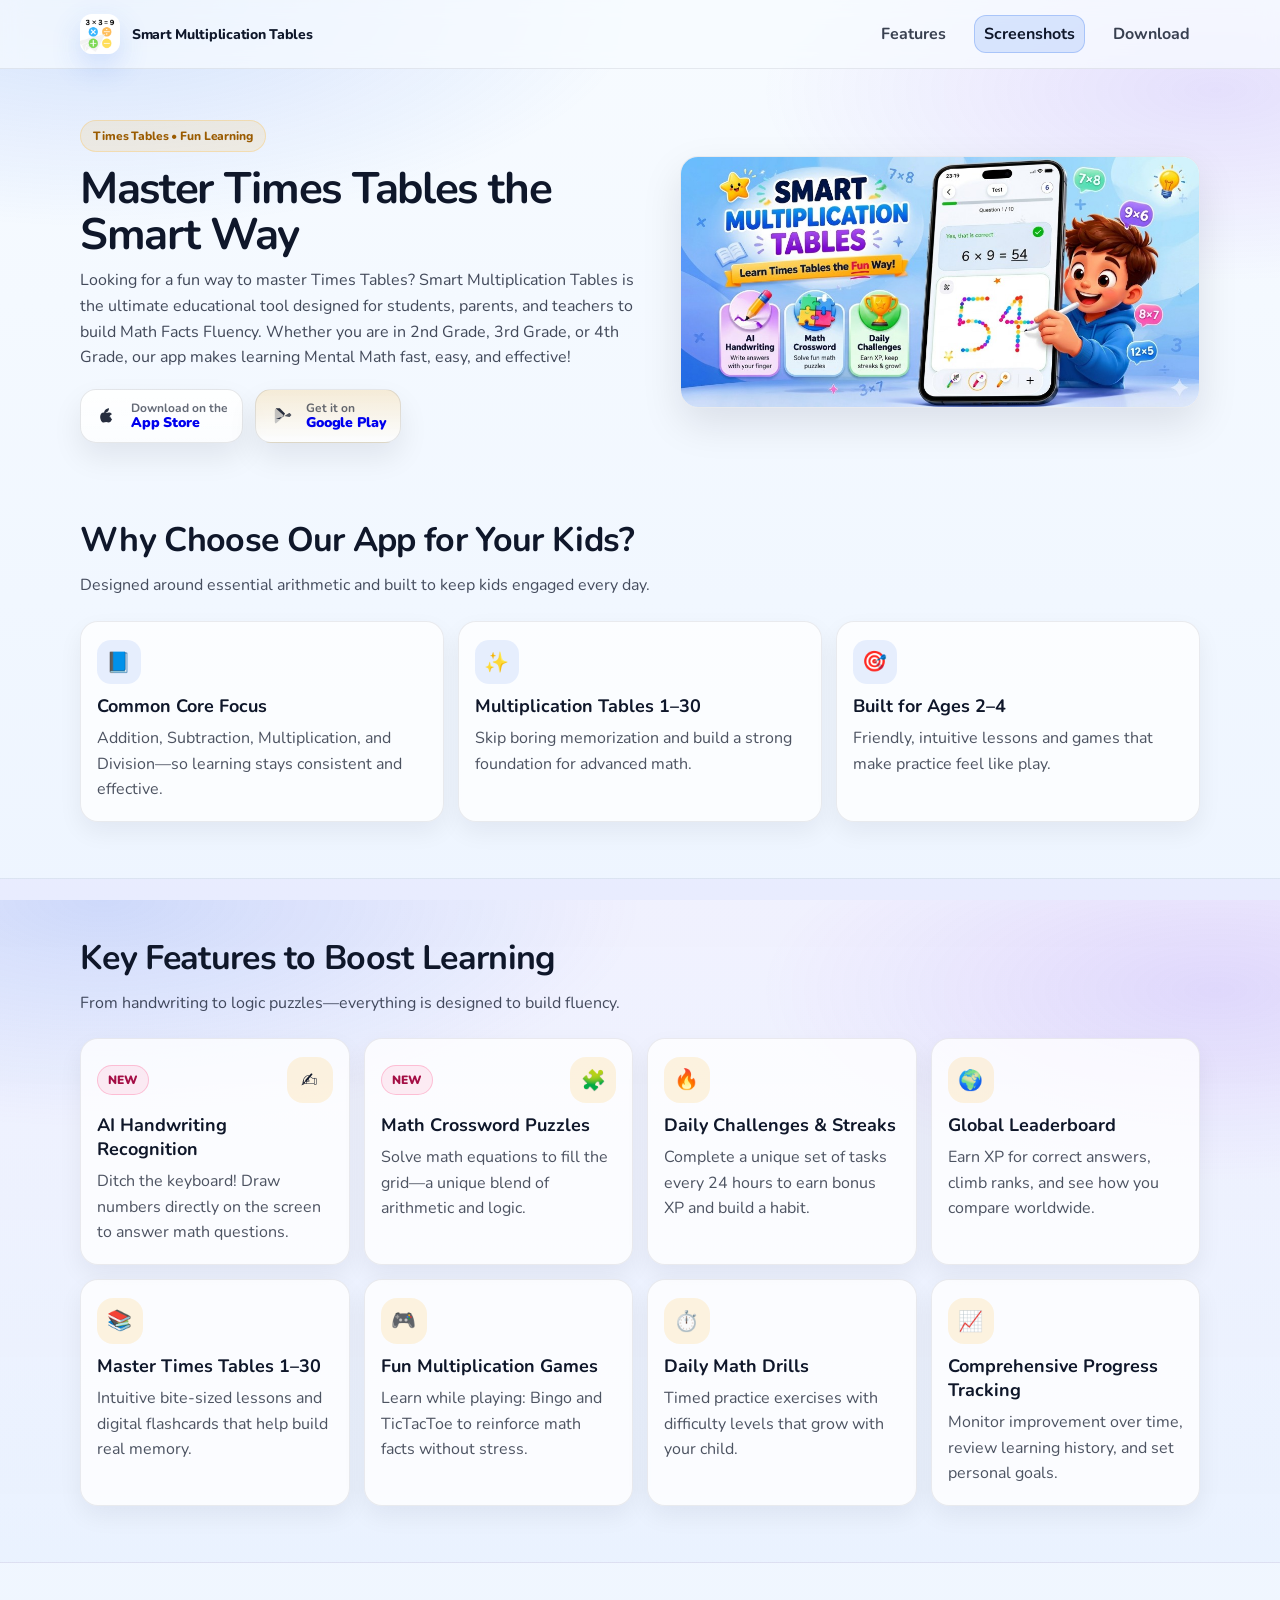
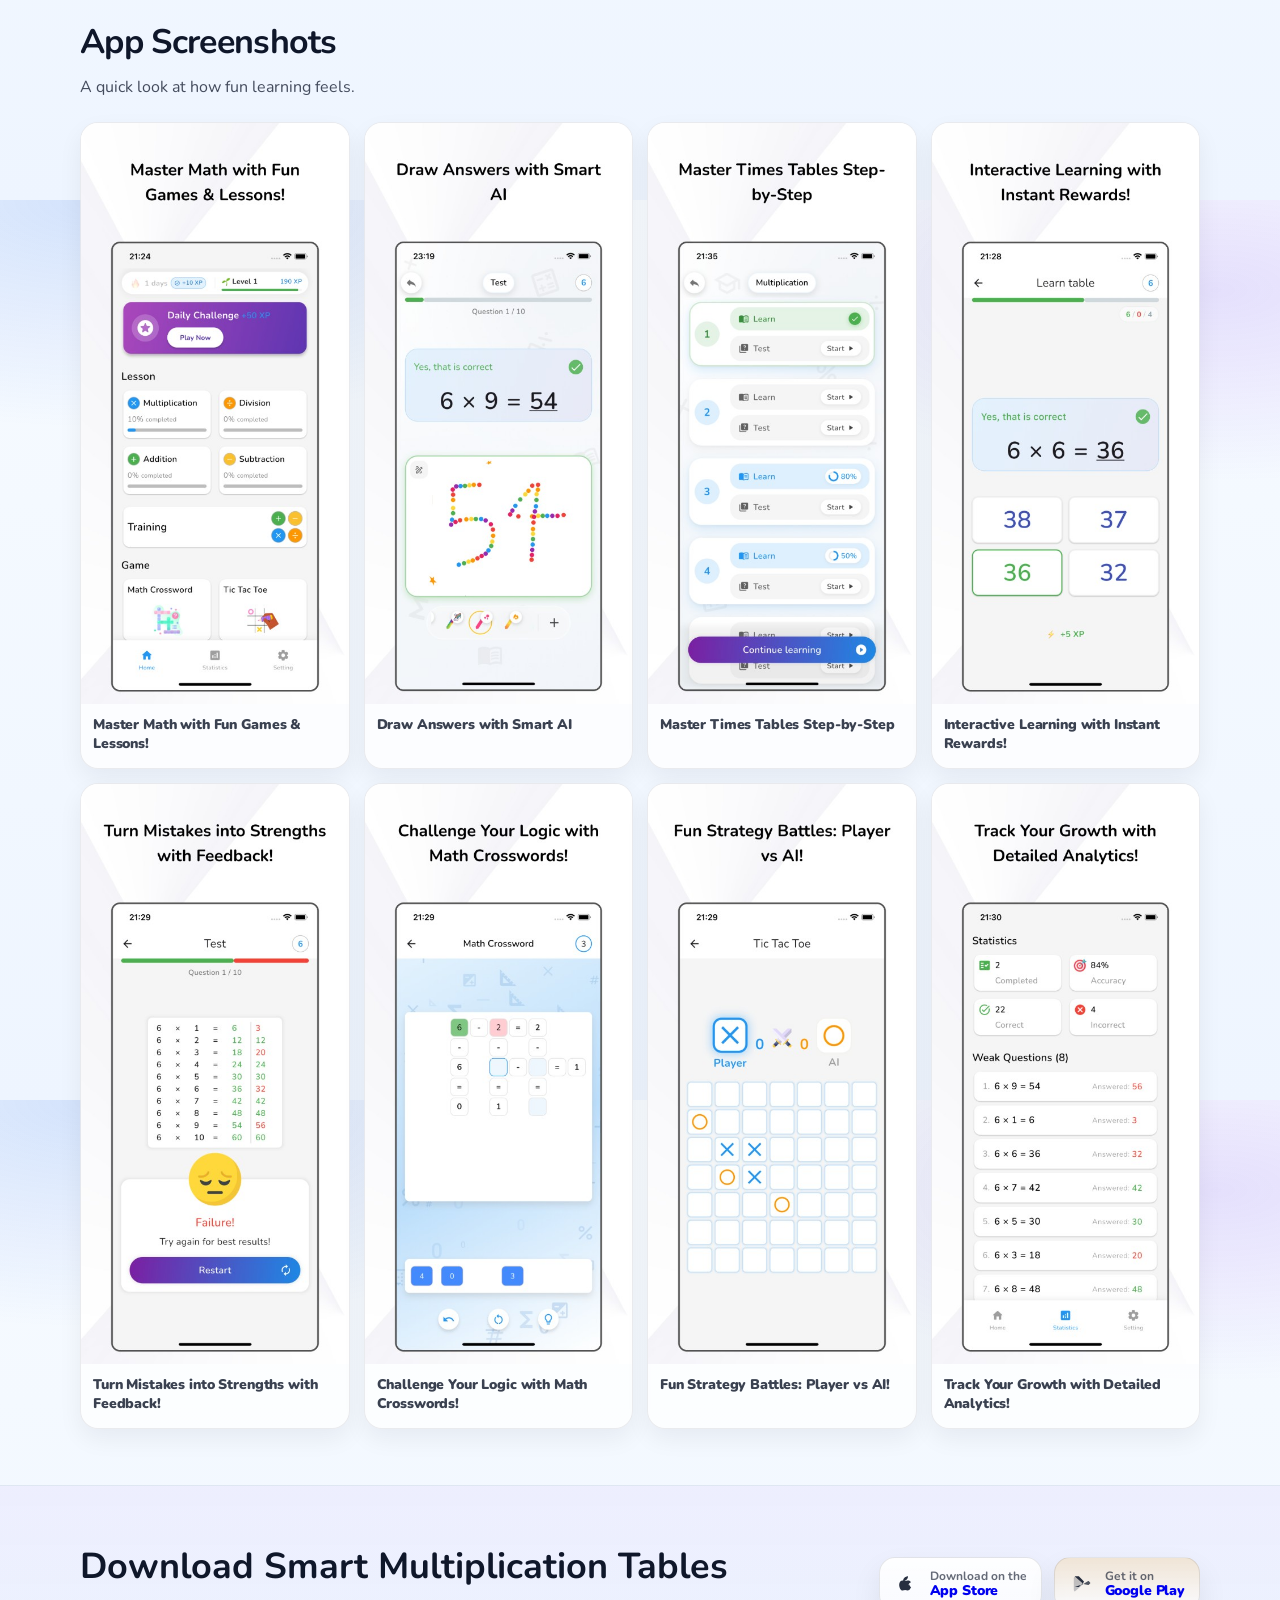
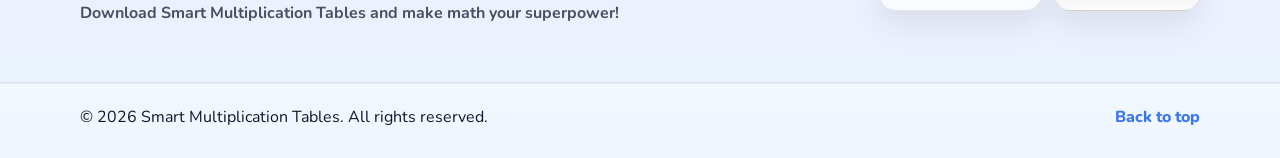
<file: index.html>
<!doctype html>
<html lang="en">
  <head>
    <meta charset="UTF-8" />
    <meta name="viewport" content="width=device-width, initial-scale=1.0" />
    <meta
      name="description"
      content="Smart Multiplication Tables is the fun educational tool to build Math Facts Fluency for students, parents, and teachers."
    />

    <title>Smart Multiplication Tables</title>

    <meta property="og:title" content="Smart Multiplication Tables" />
    <meta
      property="og:description"
      content="Master times tables from 1 to 30 with engaging lessons, daily challenges, and fun math games."
    />
    <meta
      property="og:image"
      content="assets/images/feature-graphic.png"
    />
    <meta property="og:type" content="website" />

    <link rel="icon" type="image/png" href="assets/images/app-icon.png" />
    <link rel="apple-touch-icon" href="assets/images/app-icon.png" />

    <link rel="preconnect" href="https://fonts.googleapis.com" />
    <link rel="preconnect" href="https://fonts.gstatic.com" crossorigin />
    <link
      href="https://fonts.googleapis.com/css2?family=Nunito:wght@400;600;700;800&display=swap"
      rel="stylesheet"
    />

    <link rel="stylesheet" href="css/styles.css" />
  </head>
  <body>
    <a class="skipLink" href="#main">Skip to content</a>

    <header class="topBar">
      <div class="container topBarInner">
        <div class="brand" aria-label="Smart Multiplication Tables">
          <img
            class="brandIcon"
            src="assets/images/app-icon.png"
            alt="App icon"
            width="40"
            height="40"
            loading="eager"
          />
          <span class="brandName">Smart Multiplication Tables</span>
        </div>

        <nav class="nav" aria-label="Page navigation">
          <a href="#features" data-section="features">Features</a>
          <a href="#screenshots" data-section="screenshots">Screenshots</a>
          <a href="#download" data-section="download">Download</a>
        </nav>
      </div>
    </header>

    <main id="main">
      <!-- CONFIG: Thay các giá trị sau -->
      <!-- APP_STORE_URL: https://apps.apple.com/... -->
      <!-- PLAY_STORE_URL: https://play.google.com/... -->

      <section class="hero">
        <div class="container heroInner">
          <div class="heroText">
            <div class="pill">Times Tables • Fun Learning</div>
            <h1>Master Times Tables the Smart Way</h1>
            <p class="lead">
              Looking for a fun way to master Times Tables? Smart Multiplication Tables is
              the ultimate educational tool designed for students, parents, and teachers to
              build Math Facts Fluency. Whether you are in 2nd Grade, 3rd Grade, or 4th Grade,
              our app makes learning Mental Math fast, easy, and effective!
            </p>

            <div class="heroActions">
              <a class="storeBadge storeBadge--apple" href="https://apps.apple.com/us/app/id6738325072">
                <span class="storeBadgeIcon" aria-hidden="true">
                  <svg viewBox="0 0 24 24" width="20" height="20" fill="none">
                    <path
                      d="M16.1 12.5c0 2.4 2 3.2 2 3.2s-1.5 4.2-4 4.2c-1.1 0-2-.6-3.1-.6-1.1 0-2 .6-3.2.6-2.2 0-4-3.9-4-7.1 0-3.3 2.1-5.1 4.2-5.1 1.1 0 2 .7 3 .7 1 0 2-.7 3.2-.7 1.1 0 2.9.4 3.9 2.2-3 .9-2.9 3.6-2.9 3.6Z"
                      fill="currentColor"
                    />
                    <path
                      d="M14.3 2.6c.3 1.7-.6 3.2-1.7 4.2-1.1 1-2.7 1.7-4 1.6-.2-1.6.7-3.1 1.8-4.1 1-1 2.6-1.7 3.9-1.7Z"
                      fill="currentColor"
                    />
                  </svg>
                </span>
                <span class="storeBadgeText">
                  <span class="storeBadgeSmall">Download on the</span>
                  <span class="storeBadgeBig">App Store</span>
                </span>
              </a>

              <a class="storeBadge storeBadge--google" href="https://play.google.com/store/apps/details?id=com.betterstudy.startmultiplicationtable">
                <span class="storeBadgeIcon" aria-hidden="true">
                  <svg viewBox="0 0 24 24" width="20" height="20" fill="none">
                    <path
                      d="M4.6 2.9 14.8 12 4.6 21.1c-.7-.4-1.2-1.2-1.2-2V4.9c0-.8.5-1.6 1.2-2Z"
                      fill="currentColor"
                      opacity="0.25"
                    />
                    <path
                      d="M4.6 2.9c.2-.1.5-.2.7-.2H9c.3 0 .5.1.7.3l5.6 5.6c.3.3.3.9 0 1.2l-5.6 5.6c-.2.2-.4.3-.7.3H5.3c-.2 0-.5-.1-.7-.2L14.8 12 4.6 2.9Z"
                      fill="currentColor"
                    />
                    <path
                      d="M14.8 12 20.6 8.3c.2-.1.4 0 .6.1l1.9 2c.2.2.2.6 0 .8l-2 2c-.1.1-.3.2-.5.1L14.8 12Z"
                      fill="currentColor"
                      opacity="0.8"
                    />
                  </svg>
                </span>
                <span class="storeBadgeText">
                  <span class="storeBadgeSmall">Get it on</span>
                  <span class="storeBadgeBig">Google Play</span>
                </span>
              </a>
            </div>
          </div>

          <div class="heroMedia" aria-hidden="true">
            <img
              src="assets/images/feature-graphic.png"
              alt=""
              loading="eager"
              decoding="async"
            />
          </div>
        </div>
      </section>

      <section id="why" class="section">
        <div class="container">
          <div class="sectionHeader">
            <h2>Why Choose Our App for Your Kids?</h2>
            <p class="sectionSub">
              Designed around essential arithmetic and built to keep kids engaged every day.
            </p>
          </div>

          <div class="whyGrid">
            <article class="infoCard">
              <div class="infoCardIcon" aria-hidden="true">📘</div>
              <h3>Common Core Focus</h3>
              <p>
                Addition, Subtraction, Multiplication, and Division—so learning stays consistent and
                effective.
              </p>
            </article>

            <article class="infoCard">
              <div class="infoCardIcon" aria-hidden="true">✨</div>
              <h3>Multiplication Tables 1–30</h3>
              <p>
                Skip boring memorization and build a strong foundation for advanced math.
              </p>
            </article>

            <article class="infoCard">
              <div class="infoCardIcon" aria-hidden="true">🎯</div>
              <h3>Built for Ages 2–4</h3>
              <p>
                Friendly, intuitive lessons and games that make practice feel like play.
              </p>
            </article>
          </div>
        </div>
      </section>

      <section id="features" class="section sectionAlt">
        <div class="container">
          <div class="sectionHeader">
            <h2>Key Features to Boost Learning</h2>
            <p class="sectionSub">
              From handwriting to logic puzzles—everything is designed to build fluency.
            </p>
          </div>

          <div class="featureGrid">
            <article class="featureCard">
              <div class="featureCardTop">
                <span class="badge badgeNew">NEW</span>
                <div class="featureIcon" aria-hidden="true">✍️</div>
              </div>
              <h3>AI Handwriting Recognition</h3>
              <p>Ditch the keyboard! Draw numbers directly on the screen to answer math questions.</p>
            </article>

            <article class="featureCard">
              <div class="featureCardTop">
                <span class="badge badgeNew">NEW</span>
                <div class="featureIcon" aria-hidden="true">🧩</div>
              </div>
              <h3>Math Crossword Puzzles</h3>
              <p>Solve math equations to fill the grid—a unique blend of arithmetic and logic.</p>
            </article>

            <article class="featureCard">
              <div class="featureCardTop">
                <div class="featureIcon" aria-hidden="true">🔥</div>
              </div>
              <h3>Daily Challenges & Streaks</h3>
              <p>Complete a unique set of tasks every 24 hours to earn bonus XP and build a habit.</p>
            </article>

            <article class="featureCard">
              <div class="featureCardTop">
                <div class="featureIcon" aria-hidden="true">🌍</div>
              </div>
              <h3>Global Leaderboard</h3>
              <p>Earn XP for correct answers, climb ranks, and see how you compare worldwide.</p>
            </article>

            <article class="featureCard">
              <div class="featureCardTop">
                <div class="featureIcon" aria-hidden="true">📚</div>
              </div>
              <h3>Master Times Tables 1–30</h3>
              <p>Intuitive bite-sized lessons and digital flashcards that help build real memory.</p>
            </article>

            <article class="featureCard">
              <div class="featureCardTop">
                <div class="featureIcon" aria-hidden="true">🎮</div>
              </div>
              <h3>Fun Multiplication Games</h3>
              <p>Learn while playing: Bingo and TicTacToe to reinforce math facts without stress.</p>
            </article>

            <article class="featureCard">
              <div class="featureCardTop">
                <div class="featureIcon" aria-hidden="true">⏱️</div>
              </div>
              <h3>Daily Math Drills</h3>
              <p>Timed practice exercises with difficulty levels that grow with your child.</p>
            </article>

            <article class="featureCard">
              <div class="featureCardTop">
                <div class="featureIcon" aria-hidden="true">📈</div>
              </div>
              <h3>Comprehensive Progress Tracking</h3>
              <p>Monitor improvement over time, review learning history, and set personal goals.</p>
            </article>
          </div>
        </div>
      </section>

      <section id="screenshots" class="section">
        <div class="container">
          <div class="sectionHeader">
            <h2>App Screenshots</h2>
            <p class="sectionSub">A quick look at how fun learning feels.</p>
          </div>

          <div class="galleryTrack" aria-label="Screenshots gallery">
            <figure class="shot">
              <img src="assets/images/screenshot-1.png" alt="Home dashboard" loading="lazy" />
              <figcaption>Master Math with Fun Games & Lessons!</figcaption>
            </figure>

            <figure class="shot">
              <img src="assets/images/screenshot-2.png" alt="AI handwriting recognition" loading="lazy" />
              <figcaption>Draw Answers with Smart AI</figcaption>
            </figure>

            <figure class="shot">
              <img src="assets/images/screenshot-3.png" alt="Step-by-step times tables" loading="lazy" />
              <figcaption>Master Times Tables Step-by-Step</figcaption>
            </figure>

            <figure class="shot">
              <img src="assets/images/screenshot-4.png" alt="Interactive learning and rewards" loading="lazy" />
              <figcaption>Interactive Learning with Instant Rewards!</figcaption>
            </figure>

            <figure class="shot">
              <img src="assets/images/screenshot-5.png" alt="Mistake feedback" loading="lazy" />
              <figcaption>Turn Mistakes into Strengths with Feedback!</figcaption>
            </figure>

            <figure class="shot">
              <img src="assets/images/screenshot-6.png" alt="Math crossword puzzle" loading="lazy" />
              <figcaption>Challenge Your Logic with Math Crosswords!</figcaption>
            </figure>

            <figure class="shot">
              <img src="assets/images/screenshot-7.png" alt="Strategy battles tic tac toe" loading="lazy" />
              <figcaption>Fun Strategy Battles: Player vs AI!</figcaption>
            </figure>

            <figure class="shot">
              <img src="assets/images/screenshot-8.png" alt="Detailed analytics and progress" loading="lazy" />
              <figcaption>Track Your Growth with Detailed Analytics!</figcaption>
            </figure>
          </div>
        </div>
      </section>

      <section id="download" class="section sectionAlt">
        <div class="container ctaInner">
          <div class="ctaText">
            <h2>Download Smart Multiplication Tables</h2>
            <p class="ctaLead">
              Download Smart Multiplication Tables and make math your superpower!
            </p>
          </div>

          <div class="ctaActions">
            <a class="storeBadge storeBadge--apple" href="https://apps.apple.com/us/app/id6738325072">
              <span class="storeBadgeIcon" aria-hidden="true">
                <svg viewBox="0 0 24 24" width="20" height="20" fill="none">
                  <path
                    d="M16.1 12.5c0 2.4 2 3.2 2 3.2s-1.5 4.2-4 4.2c-1.1 0-2-.6-3.1-.6-1.1 0-2 .6-3.2.6-2.2 0-4-3.9-4-7.1 0-3.3 2.1-5.1 4.2-5.1 1.1 0 2 .7 3 .7 1 0 2-.7 3.2-.7 1.1 0 2.9.4 3.9 2.2-3 .9-2.9 3.6-2.9 3.6Z"
                    fill="currentColor"
                  />
                  <path
                    d="M14.3 2.6c.3 1.7-.6 3.2-1.7 4.2-1.1 1-2.7 1.7-4 1.6-.2-1.6.7-3.1 1.8-4.1 1-1 2.6-1.7 3.9-1.7Z"
                    fill="currentColor"
                  />
                </svg>
              </span>
              <span class="storeBadgeText">
                <span class="storeBadgeSmall">Download on the</span>
                <span class="storeBadgeBig">App Store</span>
              </span>
            </a>

            <a class="storeBadge storeBadge--google" href="https://play.google.com/store/apps/details?id=com.betterstudy.startmultiplicationtable">
              <span class="storeBadgeIcon" aria-hidden="true">
                <svg viewBox="0 0 24 24" width="20" height="20" fill="none">
                  <path
                    d="M4.6 2.9 14.8 12 4.6 21.1c-.7-.4-1.2-1.2-1.2-2V4.9c0-.8.5-1.6 1.2-2Z"
                    fill="currentColor"
                    opacity="0.25"
                  />
                  <path
                    d="M4.6 2.9c.2-.1.5-.2.7-.2H9c.3 0 .5.1.7.3l5.6 5.6c.3.3.3.9 0 1.2l-5.6 5.6c-.2.2-.4.3-.7.3H5.3c-.2 0-.5-.1-.7-.2L14.8 12 4.6 2.9Z"
                    fill="currentColor"
                  />
                  <path
                    d="M14.8 12 20.6 8.3c.2-.1.4 0 .6.1l1.9 2c.2.2.2.6 0 .8l-2 2c-.1.1-.3.2-.5.1L14.8 12Z"
                    fill="currentColor"
                    opacity="0.8"
                  />
                </svg>
              </span>
              <span class="storeBadgeText">
                <span class="storeBadgeSmall">Get it on</span>
                <span class="storeBadgeBig">Google Play</span>
              </span>
            </a>
          </div>
        </div>
      </section>
    </main>

    <footer class="footer">
      <div class="container footerInner">
        <span>© <span id="year"></span> Smart Multiplication Tables. All rights reserved.</span>
        <a href="#main">Back to top</a>
      </div>
    </footer>

    <script>
      // Keep the page fully static except for the current year.
      document.getElementById("year").textContent = String(new Date().getFullYear());

      // Highlight the corresponding header link while scrolling.
      (function () {
        const sectionIds = ["features", "screenshots", "download"];
        const links = Array.from(document.querySelectorAll(".nav a[data-section]"));
        const linkBySection = new Map(
          links.map((a) => [a.getAttribute("data-section"), a])
        );

        function setActive(sectionId) {
          for (const id of sectionIds) {
            const link = linkBySection.get(id);
            if (!link) continue;
            link.classList.toggle("active", id === sectionId);
          }
        }

        // Initial active from URL hash (if any).
        const initial = (location.hash || "").replace("#", "");
        if (sectionIds.includes(initial)) setActive(initial);

        const ratios = new Map();
        const io = new IntersectionObserver(
          (entries) => {
            for (const entry of entries) {
              const id = entry.target.id;
              if (!sectionIds.includes(id)) continue;
              if (entry.isIntersecting) ratios.set(id, entry.intersectionRatio);
              else ratios.delete(id);
            }

            let bestId = null;
            let bestRatio = 0;
            for (const [id, ratio] of ratios.entries()) {
              if (ratio > bestRatio) {
                bestRatio = ratio;
                bestId = id;
              }
            }
            if (bestId) setActive(bestId);
          },
          {
            // Consider a section "active" when it's near the middle/top of viewport.
            root: null,
            threshold: [0, 0.2, 0.35, 0.5, 0.65],
            rootMargin: "-15% 0px -65% 0px",
          }
        );

        for (const id of sectionIds) {
          const el = document.getElementById(id);
          if (el) io.observe(el);
        }
      })();
    </script>
  </body>
</html>
</file>
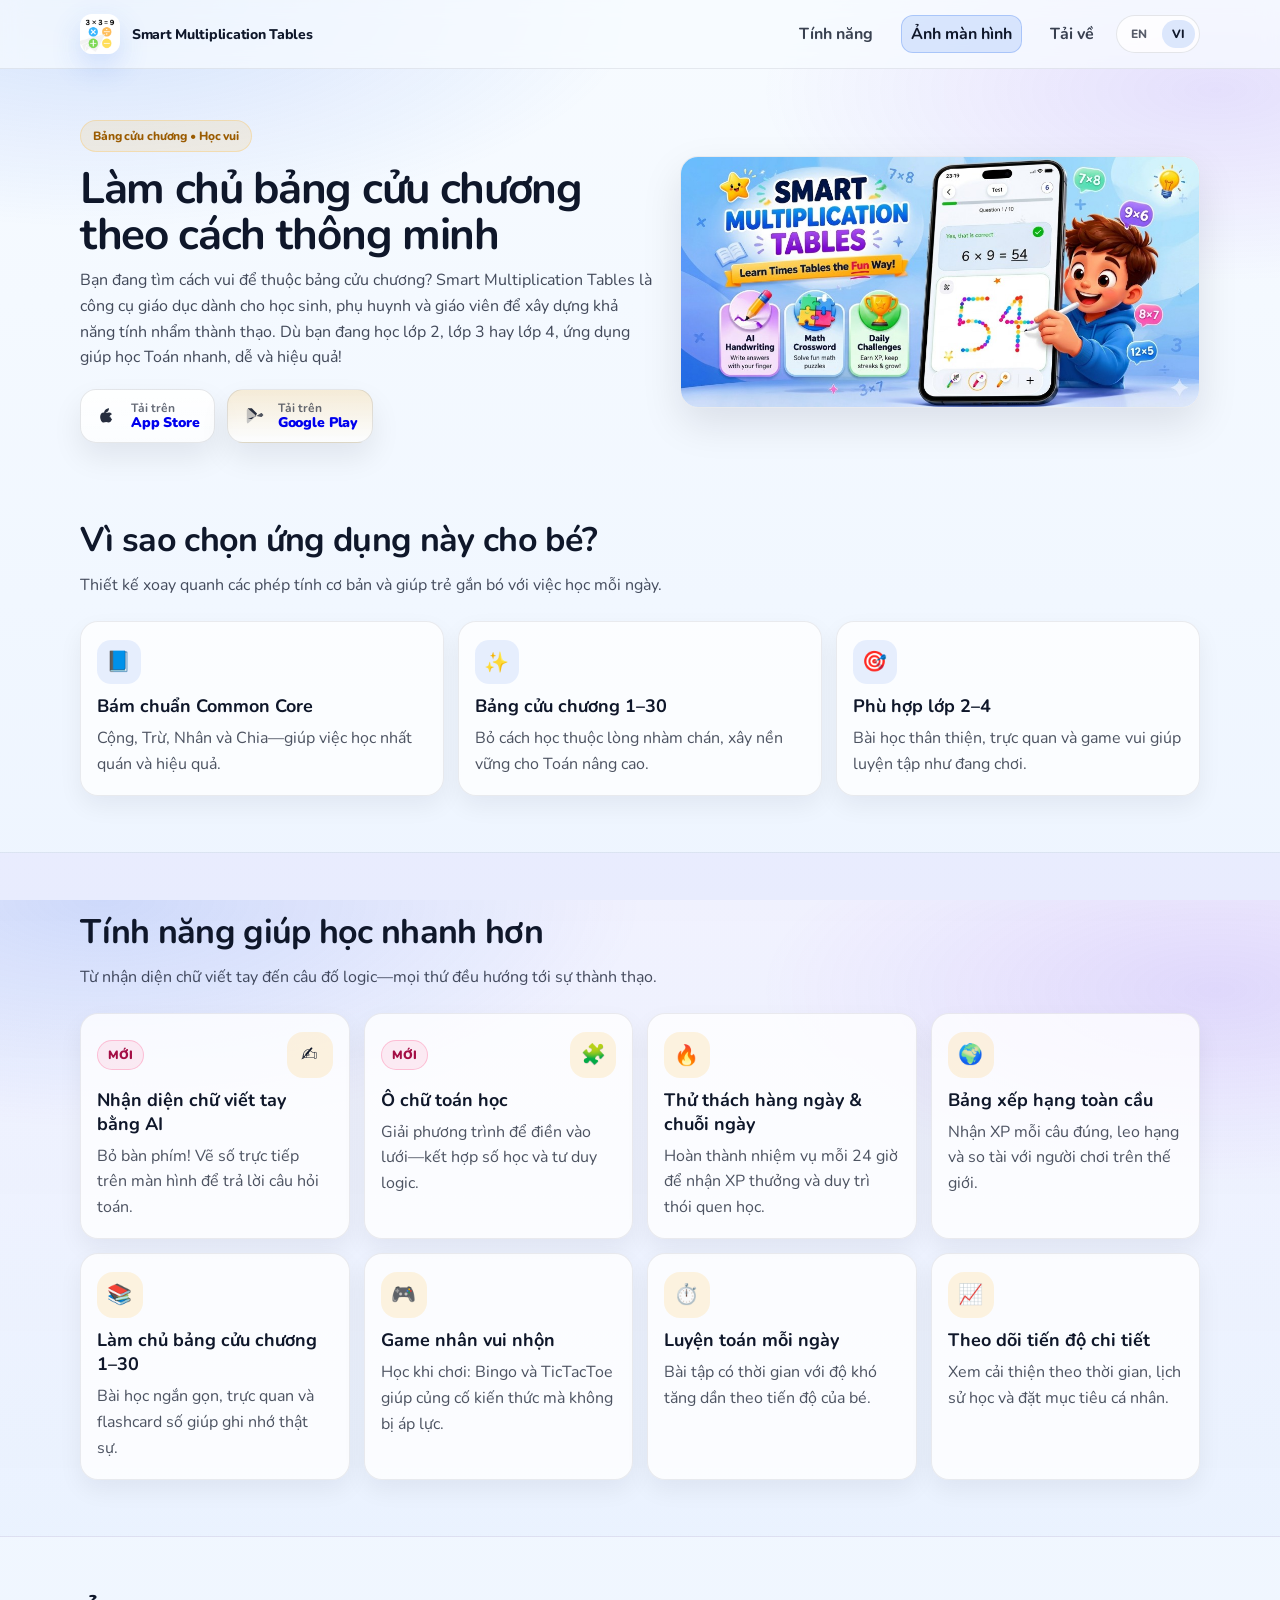
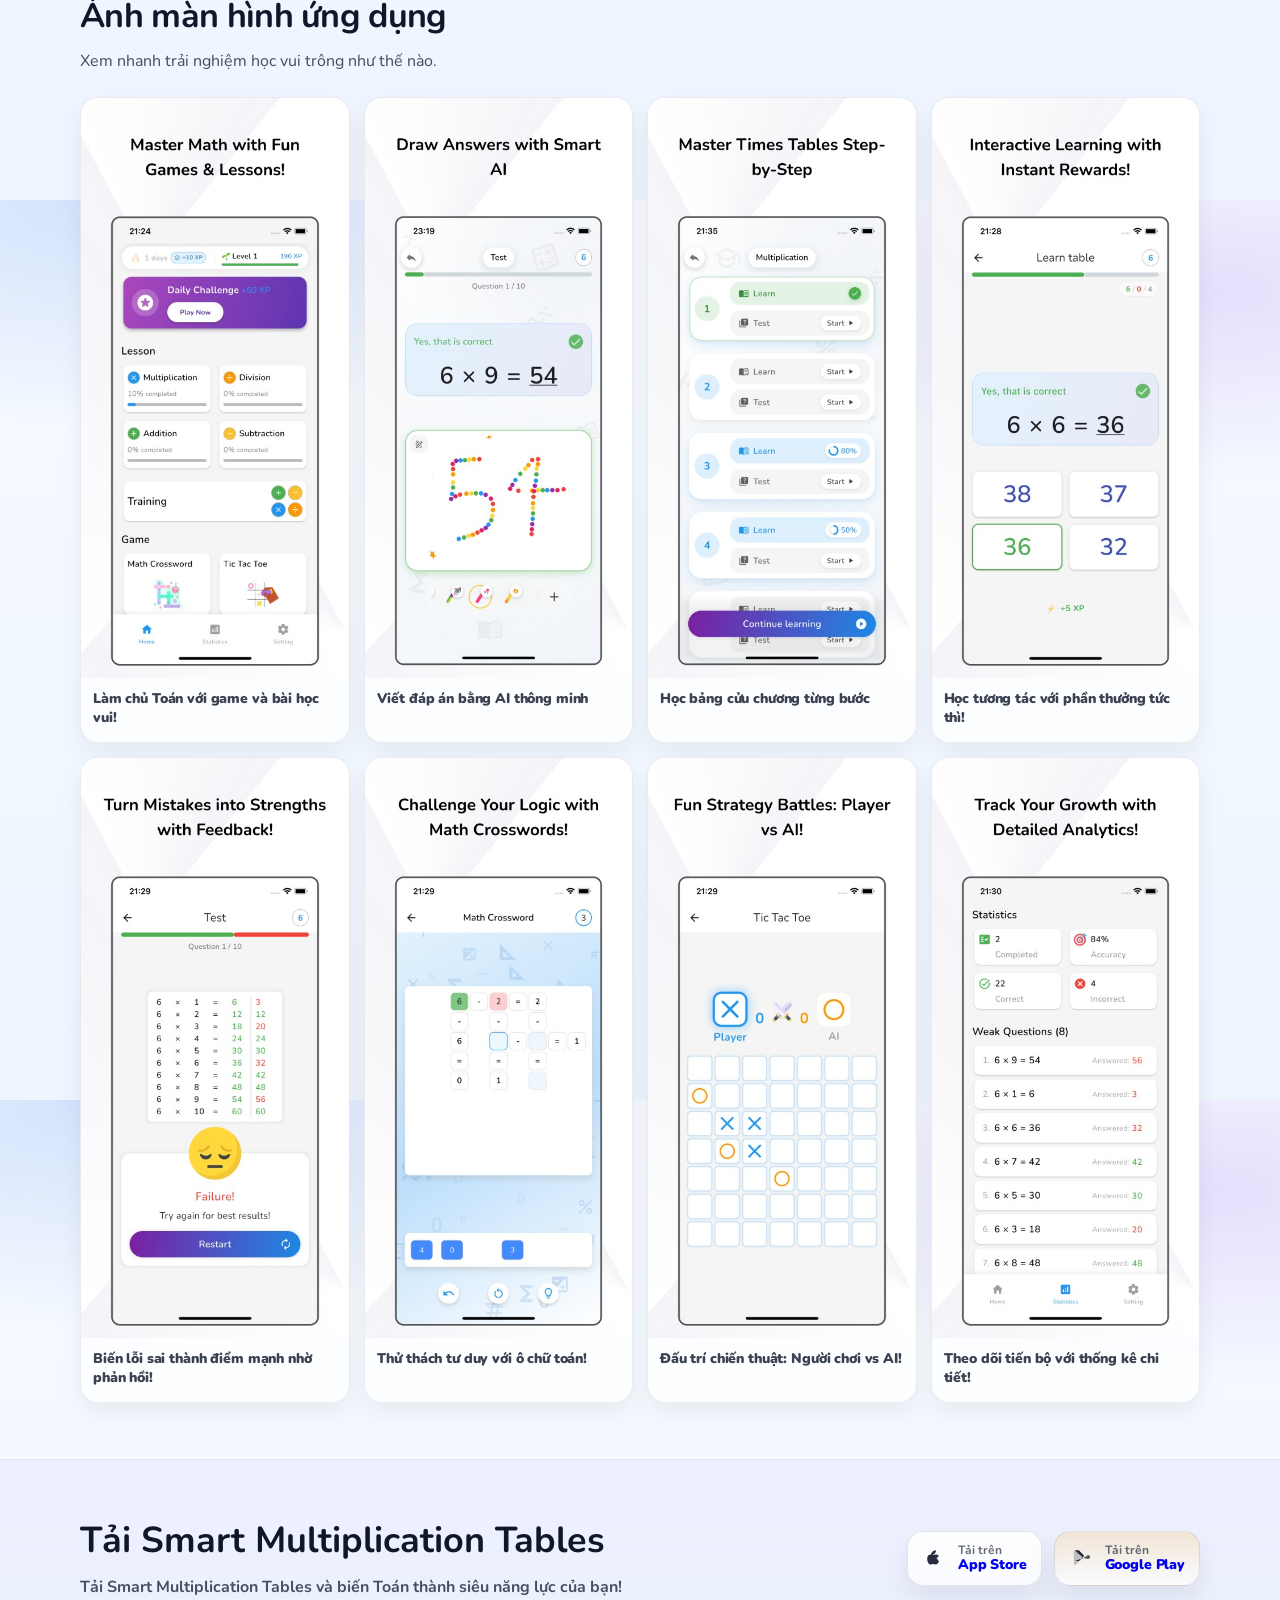
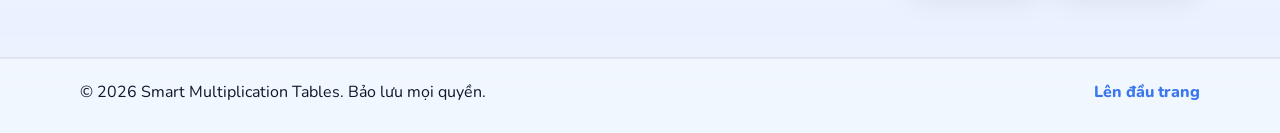
<file: vi/index.html>
<!doctype html>
<html lang="vi">
  <head>
    <meta charset="UTF-8" />
    <meta name="viewport" content="width=device-width, initial-scale=1.0" />
    <meta
      name="description"
      content="Smart Multiplication Tables là công cụ học toán thú vị giúp học sinh, phụ huynh và giáo viên xây dựng khả năng tính nhẩm thành thạo."
    />

    <title>Smart Multiplication Tables — Học bảng cửu chương thông minh</title>

    <link rel="canonical" href="/vi/" />
    <link rel="alternate" hreflang="en" href="/" />
    <link rel="alternate" hreflang="vi" href="/vi/" />
    <link rel="alternate" hreflang="x-default" href="/" />

    <meta property="og:title" content="Smart Multiplication Tables — Học bảng cửu chương thông minh" />
    <meta
      property="og:description"
      content="Làm chủ bảng cửu chương từ 1 đến 30 với bài học hấp dẫn, thử thách hàng ngày và game toán vui."
    />
    <meta property="og:image" content="/assets/images/feature-graphic.png" />
    <meta property="og:type" content="website" />
    <meta property="og:locale" content="vi_VN" />
    <meta property="og:locale:alternate" content="en_US" />

    <link rel="icon" type="image/png" href="/assets/images/app-icon.png" />
    <link rel="apple-touch-icon" href="/assets/images/app-icon.png" />

    <link rel="preconnect" href="https://fonts.googleapis.com" />
    <link rel="preconnect" href="https://fonts.gstatic.com" crossorigin />
    <link
      href="https://fonts.googleapis.com/css2?family=Nunito:wght@400;600;700;800&display=swap"
      rel="stylesheet"
    />

    <link rel="stylesheet" href="/css/styles.css" />
  </head>
  <body>
    <a class="skipLink" href="#main">Bỏ qua nội dung</a>

    <header class="topBar">
      <div class="container topBarInner">
        <div class="brand" aria-label="Smart Multiplication Tables">
          <img
            class="brandIcon"
            src="/assets/images/app-icon.png"
            alt="Biểu tượng ứng dụng"
            width="40"
            height="40"
            loading="eager"
          />
          <span class="brandName">Smart Multiplication Tables</span>
        </div>

        <div class="headerRight">
          <nav class="nav" aria-label="Điều hướng trang">
            <a href="#features" data-section="features">Tính năng</a>
            <a href="#screenshots" data-section="screenshots">Ảnh màn hình</a>
            <a href="#download" data-section="download">Tải về</a>
          </nav>

          <div class="langSwitch" aria-label="Ngôn ngữ">
            <a href="/" data-set-lang="en" hreflang="en" lang="en">EN</a>
            <a href="/vi/" data-set-lang="vi" class="is-active" hreflang="vi" lang="vi">VI</a>
          </div>
        </div>
      </div>
    </header>

    <main id="main">
      <section class="hero">
        <div class="container heroInner">
          <div class="heroText">
            <div class="pill">Bảng cửu chương • Học vui</div>
            <h1>Làm chủ bảng cửu chương theo cách thông minh</h1>
            <p class="lead">
              Bạn đang tìm cách vui để thuộc bảng cửu chương? Smart Multiplication Tables là
              công cụ giáo dục dành cho học sinh, phụ huynh và giáo viên để xây dựng khả năng
              tính nhẩm thành thạo. Dù bạn đang học lớp 2, lớp 3 hay lớp 4, ứng dụng giúp học
              Toán nhanh, dễ và hiệu quả!
            </p>

            <div class="heroActions">
              <a
                class="storeBadge storeBadge--apple"
                href="https://apps.apple.com/us/app/id6738325072"
                target="_blank"
                rel="noopener noreferrer"
              >
                <span class="storeBadgeIcon" aria-hidden="true">
                  <svg viewBox="0 0 24 24" width="20" height="20" fill="none">
                    <path
                      d="M16.1 12.5c0 2.4 2 3.2 2 3.2s-1.5 4.2-4 4.2c-1.1 0-2-.6-3.1-.6-1.1 0-2 .6-3.2.6-2.2 0-4-3.9-4-7.1 0-3.3 2.1-5.1 4.2-5.1 1.1 0 2 .7 3 .7 1 0 2-.7 3.2-.7 1.1 0 2.9.4 3.9 2.2-3 .9-2.9 3.6-2.9 3.6Z"
                      fill="currentColor"
                    />
                    <path
                      d="M14.3 2.6c.3 1.7-.6 3.2-1.7 4.2-1.1 1-2.7 1.7-4 1.6-.2-1.6.7-3.1 1.8-4.1 1-1 2.6-1.7 3.9-1.7Z"
                      fill="currentColor"
                    />
                  </svg>
                </span>
                <span class="storeBadgeText">
                  <span class="storeBadgeSmall">Tải trên</span>
                  <span class="storeBadgeBig">App Store</span>
                </span>
              </a>

              <a
                class="storeBadge storeBadge--google"
                href="https://play.google.com/store/apps/details?id=com.betterstudy.startmultiplicationtable"
                target="_blank"
                rel="noopener noreferrer"
              >
                <span class="storeBadgeIcon" aria-hidden="true">
                  <svg viewBox="0 0 24 24" width="20" height="20" fill="none">
                    <path
                      d="M4.6 2.9 14.8 12 4.6 21.1c-.7-.4-1.2-1.2-1.2-2V4.9c0-.8.5-1.6 1.2-2Z"
                      fill="currentColor"
                      opacity="0.25"
                    />
                    <path
                      d="M4.6 2.9c.2-.1.5-.2.7-.2H9c.3 0 .5.1.7.3l5.6 5.6c.3.3.3.9 0 1.2l-5.6 5.6c-.2.2-.4.3-.7.3H5.3c-.2 0-.5-.1-.7-.2L14.8 12 4.6 2.9Z"
                      fill="currentColor"
                    />
                    <path
                      d="M14.8 12 20.6 8.3c.2-.1.4 0 .6.1l1.9 2c.2.2.2.6 0 .8l-2 2c-.1.1-.3.2-.5.1L14.8 12Z"
                      fill="currentColor"
                      opacity="0.8"
                    />
                  </svg>
                </span>
                <span class="storeBadgeText">
                  <span class="storeBadgeSmall">Tải trên</span>
                  <span class="storeBadgeBig">Google Play</span>
                </span>
              </a>
            </div>
          </div>

          <div class="heroMedia" aria-hidden="true">
            <img
              src="/assets/images/feature-graphic.png"
              alt=""
              loading="eager"
              decoding="async"
            />
          </div>
        </div>
      </section>

      <section id="why" class="section">
        <div class="container">
          <div class="sectionHeader">
            <h2>Vì sao chọn ứng dụng này cho bé?</h2>
            <p class="sectionSub">
              Thiết kế xoay quanh các phép tính cơ bản và giúp trẻ gắn bó với việc học mỗi ngày.
            </p>
          </div>

          <div class="whyGrid">
            <article class="infoCard">
              <div class="infoCardIcon" aria-hidden="true">📘</div>
              <h3>Bám chuẩn Common Core</h3>
              <p>
                Cộng, Trừ, Nhân và Chia—giúp việc học nhất quán và hiệu quả.
              </p>
            </article>

            <article class="infoCard">
              <div class="infoCardIcon" aria-hidden="true">✨</div>
              <h3>Bảng cửu chương 1–30</h3>
              <p>
                Bỏ cách học thuộc lòng nhàm chán, xây nền vững cho Toán nâng cao.
              </p>
            </article>

            <article class="infoCard">
              <div class="infoCardIcon" aria-hidden="true">🎯</div>
              <h3>Phù hợp lớp 2–4</h3>
              <p>
                Bài học thân thiện, trực quan và game vui giúp luyện tập như đang chơi.
              </p>
            </article>
          </div>
        </div>
      </section>

      <section id="features" class="section sectionAlt">
        <div class="container">
          <div class="sectionHeader">
            <h2>Tính năng giúp học nhanh hơn</h2>
            <p class="sectionSub">
              Từ nhận diện chữ viết tay đến câu đố logic—mọi thứ đều hướng tới sự thành thạo.
            </p>
          </div>

          <div class="featureGrid">
            <article class="featureCard">
              <div class="featureCardTop">
                <span class="badge badgeNew">MỚI</span>
                <div class="featureIcon" aria-hidden="true">✍️</div>
              </div>
              <h3>Nhận diện chữ viết tay bằng AI</h3>
              <p>Bỏ bàn phím! Vẽ số trực tiếp trên màn hình để trả lời câu hỏi toán.</p>
            </article>

            <article class="featureCard">
              <div class="featureCardTop">
                <span class="badge badgeNew">MỚI</span>
                <div class="featureIcon" aria-hidden="true">🧩</div>
              </div>
              <h3>Ô chữ toán học</h3>
              <p>Giải phương trình để điền vào lưới—kết hợp số học và tư duy logic.</p>
            </article>

            <article class="featureCard">
              <div class="featureCardTop">
                <div class="featureIcon" aria-hidden="true">🔥</div>
              </div>
              <h3>Thử thách hàng ngày & chuỗi ngày</h3>
              <p>Hoàn thành nhiệm vụ mỗi 24 giờ để nhận XP thưởng và duy trì thói quen học.</p>
            </article>

            <article class="featureCard">
              <div class="featureCardTop">
                <div class="featureIcon" aria-hidden="true">🌍</div>
              </div>
              <h3>Bảng xếp hạng toàn cầu</h3>
              <p>Nhận XP mỗi câu đúng, leo hạng và so tài với người chơi trên thế giới.</p>
            </article>

            <article class="featureCard">
              <div class="featureCardTop">
                <div class="featureIcon" aria-hidden="true">📚</div>
              </div>
              <h3>Làm chủ bảng cửu chương 1–30</h3>
              <p>Bài học ngắn gọn, trực quan và flashcard số giúp ghi nhớ thật sự.</p>
            </article>

            <article class="featureCard">
              <div class="featureCardTop">
                <div class="featureIcon" aria-hidden="true">🎮</div>
              </div>
              <h3>Game nhân vui nhộn</h3>
              <p>Học khi chơi: Bingo và TicTacToe giúp củng cố kiến thức mà không bị áp lực.</p>
            </article>

            <article class="featureCard">
              <div class="featureCardTop">
                <div class="featureIcon" aria-hidden="true">⏱️</div>
              </div>
              <h3>Luyện toán mỗi ngày</h3>
              <p>Bài tập có thời gian với độ khó tăng dần theo tiến độ của bé.</p>
            </article>

            <article class="featureCard">
              <div class="featureCardTop">
                <div class="featureIcon" aria-hidden="true">📈</div>
              </div>
              <h3>Theo dõi tiến độ chi tiết</h3>
              <p>Xem cải thiện theo thời gian, lịch sử học và đặt mục tiêu cá nhân.</p>
            </article>
          </div>
        </div>
      </section>

      <section id="screenshots" class="section">
        <div class="container">
          <div class="sectionHeader">
            <h2>Ảnh màn hình ứng dụng</h2>
            <p class="sectionSub">Xem nhanh trải nghiệm học vui trông như thế nào.</p>
          </div>

          <div class="galleryTrack" aria-label="Thư viện ảnh màn hình">
            <figure class="shot">
              <img src="/assets/images/screenshot-1.png" alt="Màn hình chính" loading="lazy" />
              <figcaption>Làm chủ Toán với game và bài học vui!</figcaption>
            </figure>

            <figure class="shot">
              <img src="/assets/images/screenshot-2.png" alt="Nhận diện chữ viết tay AI" loading="lazy" />
              <figcaption>Viết đáp án bằng AI thông minh</figcaption>
            </figure>

            <figure class="shot">
              <img src="/assets/images/screenshot-3.png" alt="Học bảng cửu chương từng bước" loading="lazy" />
              <figcaption>Học bảng cửu chương từng bước</figcaption>
            </figure>

            <figure class="shot">
              <img src="/assets/images/screenshot-4.png" alt="Học tương tác và phần thưởng" loading="lazy" />
              <figcaption>Học tương tác với phần thưởng tức thì!</figcaption>
            </figure>

            <figure class="shot">
              <img src="/assets/images/screenshot-5.png" alt="Phản hồi khi làm sai" loading="lazy" />
              <figcaption>Biến lỗi sai thành điểm mạnh nhờ phản hồi!</figcaption>
            </figure>

            <figure class="shot">
              <img src="/assets/images/screenshot-6.png" alt="Ô chữ toán học" loading="lazy" />
              <figcaption>Thử thách tư duy với ô chữ toán!</figcaption>
            </figure>

            <figure class="shot">
              <img src="/assets/images/screenshot-7.png" alt="Tic Tac Toe chiến thuật" loading="lazy" />
              <figcaption>Đấu trí chiến thuật: Người chơi vs AI!</figcaption>
            </figure>

            <figure class="shot">
              <img src="/assets/images/screenshot-8.png" alt="Thống kê và phân tích" loading="lazy" />
              <figcaption>Theo dõi tiến bộ với thống kê chi tiết!</figcaption>
            </figure>
          </div>
        </div>
      </section>

      <section id="download" class="section sectionAlt">
        <div class="container ctaInner">
          <div class="ctaText">
            <h2>Tải Smart Multiplication Tables</h2>
            <p class="ctaLead">
              Tải Smart Multiplication Tables và biến Toán thành siêu năng lực của bạn!
            </p>
          </div>

          <div class="ctaActions">
            <a
              class="storeBadge storeBadge--apple"
              href="https://apps.apple.com/us/app/id6738325072"
              target="_blank"
              rel="noopener noreferrer"
            >
              <span class="storeBadgeIcon" aria-hidden="true">
                <svg viewBox="0 0 24 24" width="20" height="20" fill="none">
                  <path
                    d="M16.1 12.5c0 2.4 2 3.2 2 3.2s-1.5 4.2-4 4.2c-1.1 0-2-.6-3.1-.6-1.1 0-2 .6-3.2.6-2.2 0-4-3.9-4-7.1 0-3.3 2.1-5.1 4.2-5.1 1.1 0 2 .7 3 .7 1 0 2-.7 3.2-.7 1.1 0 2.9.4 3.9 2.2-3 .9-2.9 3.6-2.9 3.6Z"
                    fill="currentColor"
                  />
                  <path
                    d="M14.3 2.6c.3 1.7-.6 3.2-1.7 4.2-1.1 1-2.7 1.7-4 1.6-.2-1.6.7-3.1 1.8-4.1 1-1 2.6-1.7 3.9-1.7Z"
                    fill="currentColor"
                  />
                </svg>
              </span>
              <span class="storeBadgeText">
                <span class="storeBadgeSmall">Tải trên</span>
                <span class="storeBadgeBig">App Store</span>
              </span>
            </a>

            <a
              class="storeBadge storeBadge--google"
              href="https://play.google.com/store/apps/details?id=com.betterstudy.startmultiplicationtable"
              target="_blank"
              rel="noopener noreferrer"
            >
              <span class="storeBadgeIcon" aria-hidden="true">
                <svg viewBox="0 0 24 24" width="20" height="20" fill="none">
                  <path
                    d="M4.6 2.9 14.8 12 4.6 21.1c-.7-.4-1.2-1.2-1.2-2V4.9c0-.8.5-1.6 1.2-2Z"
                    fill="currentColor"
                    opacity="0.25"
                  />
                  <path
                    d="M4.6 2.9c.2-.1.5-.2.7-.2H9c.3 0 .5.1.7.3l5.6 5.6c.3.3.3.9 0 1.2l-5.6 5.6c-.2.2-.4.3-.7.3H5.3c-.2 0-.5-.1-.7-.2L14.8 12 4.6 2.9Z"
                    fill="currentColor"
                  />
                  <path
                    d="M14.8 12 20.6 8.3c.2-.1.4 0 .6.1l1.9 2c.2.2.2.6 0 .8l-2 2c-.1.1-.3.2-.5.1L14.8 12Z"
                    fill="currentColor"
                    opacity="0.8"
                  />
                </svg>
              </span>
              <span class="storeBadgeText">
                <span class="storeBadgeSmall">Tải trên</span>
                <span class="storeBadgeBig">Google Play</span>
              </span>
            </a>
          </div>
        </div>
      </section>
    </main>

    <footer class="footer">
      <div class="container footerInner">
        <span>© <span id="year"></span> Smart Multiplication Tables. Bảo lưu mọi quyền.</span>
        <a href="#main">Lên đầu trang</a>
      </div>
    </footer>

    <script src="/js/site.js"></script>
  </body>
</html>
</file>
<file: css/styles.css>
:root{
  --bg0:#f7fbff;
  --bg1:#eef5ff;
  --card:#ffffffcc;
  --cardSolid:#ffffff;
  --text:#0f172a;
  --muted:#475569;
  --primary:#2f6fed;
  --primary2:#7c3aed;
  --accent:#ffb020;
  --accent2:#ff6b9a;
  --radius:18px;
  --shadow:0 16px 40px rgba(2, 12, 27, .10);
  --shadow2:0 10px 24px rgba(2, 12, 27, .08);
  --header-height:72px;
}

*{box-sizing:border-box}
html,body{height:100%}
body{
  margin:0;
  padding-top:var(--header-height);
  font-family:Nunito, system-ui, -apple-system, Segoe UI, Roboto, Helvetica, Arial, "Apple Color Emoji","Segoe UI Emoji";
  color:var(--text);
  background:
    radial-gradient(900px 380px at 8% 0%, rgba(47,111,237,.18), transparent 60%),
    radial-gradient(760px 320px at 95% 10%, rgba(124,58,237,.14), transparent 60%),
    linear-gradient(180deg, var(--bg0), var(--bg1));
}

.container{
  width:min(1120px, calc(100% - 32px));
  margin:0 auto;
}

.skipLink{
  position:absolute;
  left:-9999px;
  top:0;
  padding:10px 12px;
  background:#fff;
  border-radius:12px;
  box-shadow:var(--shadow2);
  z-index:9999;
}
.skipLink:focus{
  left:16px;
  top:16px;
}

.topBar{
  position:fixed;
  top:0;
  left:0;
  right:0;
  width:100%;
  backdrop-filter: blur(10px);
  background: rgba(247, 251, 255, .72);
  border-bottom: 1px solid rgba(15, 23, 42, .08);
  z-index:50;
}
.topBarInner{
  display:flex;
  align-items:center;
  justify-content:space-between;
  padding:14px 0;
  gap:12px;
  flex-wrap:wrap;
}

.headerRight{
  display:flex;
  align-items:center;
  gap:12px;
  flex-wrap:wrap;
  justify-content:flex-end;
}

.brand{
  display:flex;
  align-items:center;
  gap:12px;
  min-width:0;
}

.langSwitch{
  display:inline-flex;
  align-items:center;
  gap:4px;
  padding:4px;
  border-radius:999px;
  border:1px solid rgba(15, 23, 42, .10);
  background: rgba(255,255,255,.72);
}

.langSwitch a{
  text-decoration:none;
  color: rgba(15, 23, 42, .70);
  font-weight:800;
  font-size:12px;
  letter-spacing:.02em;
  padding:6px 10px;
  border-radius:999px;
  transition: background .15s ease, color .15s ease;
}

.langSwitch a:hover{
  background: rgba(47,111,237,.10);
  color: rgba(15, 23, 42, 1);
}

.langSwitch a.is-active{
  background: rgba(47,111,237,.16);
  color: rgba(15, 23, 42, 1);
}

.langSwitch a:focus-visible{
  outline:3px solid rgba(47,111,237,.25);
  outline-offset:2px;
}
.brandIcon{
  width:40px;
  height:40px;
  border-radius:12px;
  object-fit:cover;
  box-shadow:0 12px 30px rgba(47,111,237,.20);
}
.brandName{
  font-weight:800;
  letter-spacing:-0.02em;
  white-space:nowrap;
  font-size:14px;
}

.nav{
  display:flex;
  gap:18px;
  align-items:center;
  font-weight:700;
}
.nav a{
  color:rgba(15, 23, 42, .82);
  text-decoration:none;
  padding:8px 10px;
  border-radius:12px;
  transition: background .15s ease, color .15s ease;
}
.nav a:hover{
  background: rgba(47,111,237,.10);
  color: rgba(15, 23, 42, 1);
}
.nav a:focus-visible{
  outline:3px solid rgba(47,111,237,.25);
  outline-offset:2px;
}

.nav a.active{
  background: rgba(47,111,237,.14);
  color: rgba(15, 23, 42, 1);
  border: 1px solid rgba(47,111,237,.28);
  padding: 7px 9px; /* offset border width to keep layout stable */
}

.hero{
  padding: 40px 0 10px;
}
.heroInner{
  display:grid;
  grid-template-columns: 1fr;
  gap: 22px;
  align-items:center;
}
.heroText{
  padding: 8px 0;
}
.pill{
  display:inline-flex;
  align-items:center;
  gap:10px;
  background: rgba(255, 176, 32, .12);
  color: #9a5b00;
  border: 1px solid rgba(255, 176, 32, .25);
  padding: 7px 12px;
  border-radius: 999px;
  font-weight:800;
  letter-spacing:-0.01em;
  font-size:12px;
}
h1{
  margin: 14px 0 10px;
  font-size: clamp(28px, 4.8vw, 44px);
  line-height:1.05;
  letter-spacing:-0.03em;
}
.lead{
  margin: 0;
  color: rgba(15, 23, 42, .78);
  font-size: 16px;
  line-height:1.6;
  max-width: 62ch;
}

.heroActions{
  display:flex;
  flex-wrap:wrap;
  gap:12px;
  margin-top:18px;
}

.heroMedia{
  order:-1;
  border-radius: var(--radius);
  overflow:hidden;
  box-shadow: var(--shadow);
  border: 1px solid rgba(15, 23, 42, .08);
  background: rgba(255,255,255,.6);
}
.heroMedia img{
  width:100%;
  height:auto;
  display:block;
}

.section{
  padding: 56px 0;
  scroll-margin-top: calc(var(--header-height) + 18px);
}
.sectionAlt{
  background: linear-gradient(180deg, rgba(124,58,237,.05), rgba(47,111,237,.03));
  border-top: 1px solid rgba(15,23,42,.06);
  border-bottom: 1px solid rgba(15,23,42,.06);
}

.sectionHeader{
  margin-bottom: 22px;
}
.sectionHeader h2{
  margin:0;
  font-size: clamp(22px, 3.4vw, 34px);
  letter-spacing:-0.02em;
}
.sectionSub{
  margin:10px 0 0;
  color: rgba(15, 23, 42, .76);
  line-height: 1.6;
  max-width: 70ch;
}

.whyGrid{
  display:grid;
  grid-template-columns: 1fr;
  gap: 14px;
}
.infoCard{
  background: rgba(255,255,255,.74);
  border: 1px solid rgba(15, 23, 42, .08);
  border-radius: var(--radius);
  padding: 18px 16px;
  box-shadow: 0 10px 24px rgba(2, 12, 27, .06);
}
.infoCardIcon{
  width:44px;
  height:44px;
  border-radius:14px;
  display:flex;
  align-items:center;
  justify-content:center;
  background: rgba(47,111,237,.10);
  margin-bottom: 10px;
  font-size: 20px;
}
.infoCard h3{
  margin: 0 0 8px;
  font-size: 18px;
}
.infoCard p{
  margin: 0;
  color: rgba(15, 23, 42, .74);
  line-height:1.6;
}

.featureGrid{
  display:grid;
  grid-template-columns: 1fr;
  gap: 14px;
}
.featureCard{
  background: rgba(255,255,255,.78);
  border: 1px solid rgba(15, 23, 42, .08);
  border-radius: var(--radius);
  padding: 18px 16px;
  box-shadow: 0 10px 24px rgba(2, 12, 27, .06);
}
.featureCardTop{
  display:flex;
  align-items:center;
  justify-content:space-between;
  gap: 12px;
  margin-bottom: 10px;
}
.featureIcon{
  width:46px;
  height:46px;
  border-radius:16px;
  display:flex;
  align-items:center;
  justify-content:center;
  background: rgba(255,176,32,.14);
  font-size: 20px;
}
.badge{
  font-size:12px;
  font-weight:900;
  letter-spacing:.02em;
  padding: 6px 10px;
  border-radius:999px;
  border: 1px solid rgba(255, 176, 32, .35);
  background: rgba(255, 176, 32, .14);
}
.badgeNew{
  border-color: rgba(255,107,154,.35);
  background: rgba(255,107,154,.12);
  color: #a40e45;
}

.featureCard h3{
  margin: 0 0 8px;
  font-size: 18px;
}
.featureCard p{
  margin: 0;
  color: rgba(15, 23, 42, .74);
  line-height:1.6;
}

.heroMedia, .infoCard, .featureCard{
  transform: translateZ(0);
}

.storeBadge{
  display:flex;
  align-items:center;
  gap:12px;
  text-decoration:none;
  border-radius: 16px;
  padding: 12px 14px;
  border: 1px solid rgba(15,23,42,.10);
  box-shadow: 0 14px 30px rgba(2,12,27,.08);
  background: rgba(255,255,255,.85);
  transition: transform .15s ease, box-shadow .15s ease, border-color .15s ease;
}
.storeBadge:hover{
  transform: translateY(-1px);
  box-shadow: 0 18px 40px rgba(2,12,27,.12);
  border-color: rgba(47,111,237,.25);
}
.storeBadge:focus-visible{
  outline: 3px solid rgba(47,111,237,.25);
  outline-offset: 3px;
}

.storeBadgeIcon{
  color: rgba(15,23,42,.9);
  width:24px;
  height:24px;
  display:flex;
  align-items:center;
  justify-content:center;
}
.storeBadgeText{
  display:flex;
  flex-direction:column;
  line-height:1.1;
}
.storeBadgeSmall{
  font-size: 12px;
  color: rgba(15,23,42,.64);
  font-weight: 700;
}
.storeBadgeBig{
  font-size: 14px;
  font-weight: 900;
  letter-spacing: -0.01em;
}

.storeBadge--apple{
  background: linear-gradient(180deg, rgba(255,255,255,.92), rgba(255,255,255,.70));
}
.storeBadge--google{
  background: linear-gradient(180deg, rgba(255,176,32,.18), rgba(255,255,255,.76));
}

.galleryTrack{
  display:flex;
  gap: 14px;
  overflow-x:auto;
  scroll-snap-type: x mandatory;
  padding: 8px 4px 10px;
  -webkit-overflow-scrolling: touch;
}
.galleryTrack::-webkit-scrollbar{
  height: 10px;
}
.galleryTrack::-webkit-scrollbar-thumb{
  background: rgba(15,23,42,.12);
  border-radius: 999px;
}

.shot{
  flex: 0 0 78%;
  margin:0;
  scroll-snap-align:start;
  background: rgba(255,255,255,.75);
  border: 1px solid rgba(15, 23, 42, .08);
  border-radius: var(--radius);
  box-shadow: 0 10px 24px rgba(2,12,27,.06);
  overflow:hidden;
}
.shot img{
  width:100%;
  display:block;
  aspect-ratio: 472 / 1024;
  object-fit: contain;
  background: rgba(255,255,255,.5);
}
.shot figcaption{
  padding: 12px 12px 14px;
  font-weight: 900;
  letter-spacing: -0.01em;
  color: rgba(15, 23, 42, .82);
  font-size: 14px;
  line-height:1.35;
}

.ctaInner{
  display:flex;
  flex-direction:column;
  gap: 18px;
  align-items:flex-start;
}
.ctaText h2{
  margin:0;
  font-size: clamp(22px, 3.4vw, 36px);
}
.ctaLead{
  margin: 10px 0 0;
  color: rgba(15, 23, 42, .74);
  line-height:1.6;
  font-weight: 700;
}
.ctaActions{
  display:flex;
  gap: 12px;
  flex-wrap:wrap;
}

.footer{
  padding: 22px 0 30px;
  border-top: 1px solid rgba(15,23,42,.06);
}
.footerInner{
  display:flex;
  align-items:center;
  justify-content:space-between;
  gap: 12px;
}
.footerInner a{
  color: rgba(47,111,237,.95);
  font-weight: 800;
  text-decoration:none;
}
.footerInner a:hover{
  text-decoration:underline;
}

@media (min-width: 820px){
  .heroInner{
    grid-template-columns: 1.05fr .95fr;
    gap: 26px;
  }
  .heroMedia{
    order: 0;
  }
  .whyGrid{
    grid-template-columns: repeat(3, 1fr);
  }
  .featureGrid{
    grid-template-columns: repeat(2, 1fr);
  }
  .shot{
    flex: 0 0 44%;
  }
}

@media (min-width: 1024px){
  .featureGrid{
    grid-template-columns: repeat(4, 1fr);
  }
  .shot{
    flex: initial;
  }
  .galleryTrack{
    display:grid;
    grid-template-columns: repeat(4, minmax(0, 1fr));
    overflow:visible;
    scroll-snap-type: none;
    padding: 0;
    gap: 14px;
  }
  .shot{
    flex: none;
  }
  .ctaInner{
    flex-direction:row;
    align-items:center;
    justify-content:space-between;
  }
  .ctaActions{
    margin-top: 0;
  }
}
</file>
